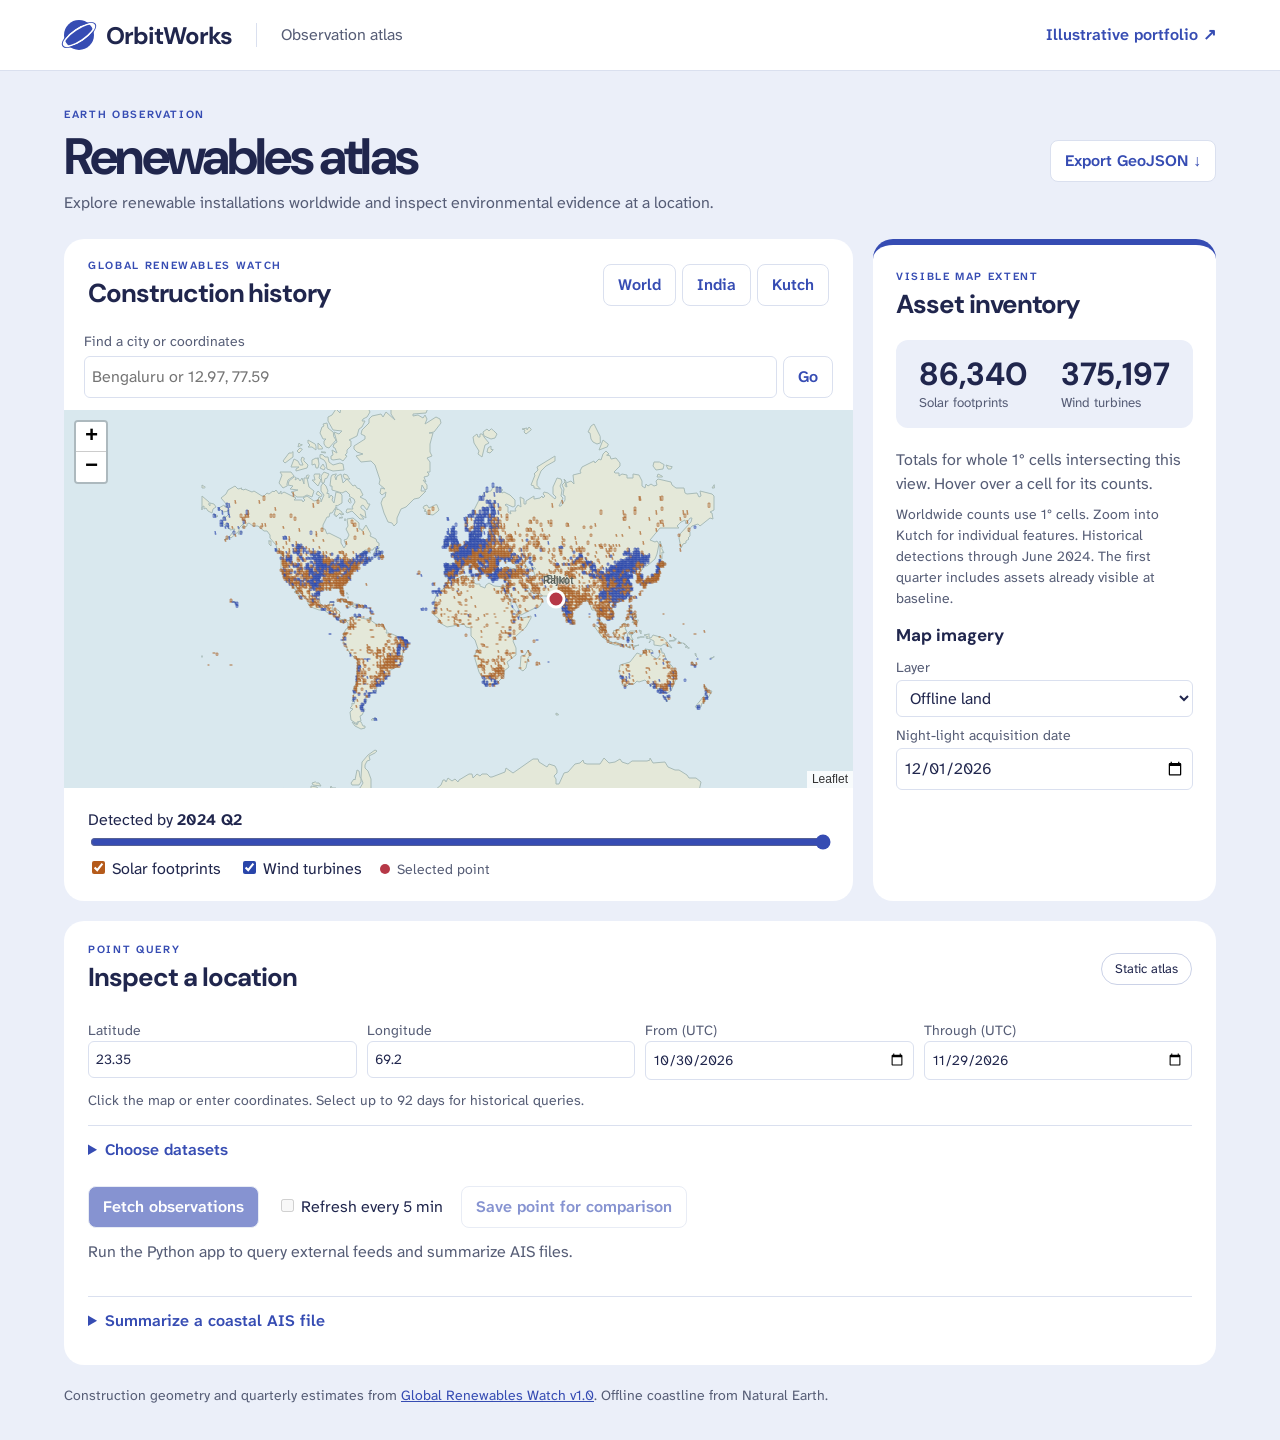
<file: docs/index.html>
<!doctype html>
<html lang="en" data-mode="preview">
  <head>
    <meta charset="utf-8" />
    <meta name="viewport" content="width=device-width,initial-scale=1" />
    <title>Observation atlas · OrbitWorks</title>
    <link rel="stylesheet" href="vendor/leaflet/leaflet.css" />
    <link rel="stylesheet" href="style.css" />
    <link rel="stylesheet" href="atlas.css" />
    <script src="vendor/leaflet/leaflet.js" defer></script>
    <script src="atlas.js" defer></script>
  </head>
  <body>
    <header>
      <div class="shell top">
        <a class="brand" href="./"><i aria-hidden="true"></i>OrbitWorks</a
        ><span class="workspace">Observation atlas</span
        ><a class="navlink" href="pilot.html">Illustrative portfolio ↗</a>
      </div>
    </header>
    <main class="shell">
      <div class="intro">
        <div>
          <p class="eyebrow">EARTH OBSERVATION</p>
          <h1>Renewables atlas</h1>
          <p>
            Explore renewable installations worldwide and inspect environmental
            evidence at a location.
          </p>
        </div>
        <button id="download" class="quiet" disabled>Export GeoJSON ↓</button>
      </div>
      <div class="atlasgrid">
        <section class="mapcard">
          <div class="maphead">
            <div>
              <p class="eyebrow">GLOBAL RENEWABLES WATCH</p>
              <h2>Construction history</h2>
            </div>
            <div class="viewbuttons" aria-label="Map views">
              <button class="quiet" id="world">World</button>
              <button class="quiet" id="india">India</button>
              <button class="quiet" id="reset">Kutch</button>
            </div>
          </div>
          <form id="place-search" class="place-search">
            <label for="place">Find a city or coordinates</label>
            <div>
              <input
                id="place"
                type="search"
                required
                placeholder="Bengaluru or 12.97, 77.59"
              /><button class="quiet">Go</button>
            </div>
            <p role="status" id="place-status"></p>
            <ul id="place-results"></ul>
          </form>
          <div id="atlasmap" aria-label="Observation map"></div>
          <div class="timeline">
            <label for="quarter">Detected by <b id="period">2024 Q2</b></label
            ><input
              id="quarter"
              type="range"
              min="0"
              max="26"
              value="26"
              aria-label="Construction detection quarter"
            />
            <div class="switches">
              <label
                ><input id="solar" type="checkbox" checked /> Solar
                footprints</label
              ><label
                ><input id="wind" type="checkbox" checked /> Wind
                turbines</label
              ><span class="selection-key">Selected point</span>
            </div>
          </div>
        </section>
        <section class="dossier">
          <p class="eyebrow">VISIBLE MAP EXTENT</p>
          <h2>Asset inventory</h2>
          <div class="counts">
            <div>
              <strong id="scount">—</strong><small>Solar footprints</small>
            </div>
            <div>
              <strong id="wcount">—</strong><small>Wind turbines</small>
            </div>
          </div>
          <p id="footprint"></p>
          <p class="caption">
            Worldwide counts use 1° cells. Zoom into Kutch for individual
            features. Historical detections through June 2024. The first quarter
            includes assets already visible at baseline.
          </p>
          <h3>Map imagery</h3>
          <label for="basemap">Layer</label
          ><select id="basemap">
            <option value="offline">Offline land</option>
            <option value="osm">OpenStreetMap</option>
            <option value="viirs">VIIRS night lights</option>
          </select>
          <label for="imageryDate">Night-light acquisition date</label
          ><input id="imageryDate" type="date" />
          <p id="mapstatus" class="caption" role="status"></p>
        </section>
      </div>
      <section class="panel">
        <div class="sectionhead">
          <div>
            <p class="eyebrow">POINT QUERY</p>
            <h2>Inspect a location</h2>
          </div>
          <span class="location" id="connection"></span>
        </div>
        <form id="query">
          <div class="inputs">
            <label
              >Latitude<input
                name="lat"
                type="number"
                min="-85"
                max="85"
                step="any"
                value="23.35"
                required
            /></label>
            <label
              >Longitude<input
                name="lon"
                type="number"
                min="-180"
                max="180"
                step="any"
                value="69.2"
                required
            /></label>
            <label>From (UTC)<input name="start" type="date" required /></label
            ><label
              >Through (UTC)<input name="end" type="date" required
            /></label>
          </div>
          <p class="caption">
            Click the map or enter coordinates. Select up to 92 days for
            historical queries.
          </p>
          <details>
            <summary>Choose datasets</summary>
            <div class="toolbar">
              <button type="button" class="quiet" id="allfeeds">
                Select all datasets</button
              ><button type="button" class="quiet" id="nofeeds">
                Clear selection
              </button>
            </div>
            <div class="sourcechoices" id="choices"></div>
          </details>
          <div class="toolbar">
            <button class="primary" id="run" disabled>Fetch observations</button
            ><label
              ><input type="checkbox" id="auto" /> Refresh every 5 min</label
            ><button type="button" class="quiet" id="savepoint" disabled>
              Save point for comparison
            </button>
          </div>
        </form>
        <p id="feedback" role="status"></p>
        <div id="reports"></div>
        <details id="import">
          <summary>Summarize a coastal AIS file</summary>
          <p>
            Send a UTF-8 CSV to this app’s backend. It counts distinct vessels
            within 25 km and the selected dates. Include MMSI, timestamp (UTC),
            latitude and longitude. Maximum 4 MiB.
          </p>
          <input id="aisfile" type="file" accept=".csv,text/csv" /><button
            id="analyze"
            class="quiet"
          >
            Analyze CSV
          </button>
        </details>
      </section>
      <section class="panel" id="comparison" hidden>
        <div class="sectionhead">
          <h2>Saved point comparison</h2>
          <button class="quiet" id="clear">Clear comparison</button>
        </div>
        <div class="toolbar">
          <label
            >Rank by
            <select id="rankmode">
              <option>Solar</option>
              <option>Wind</option>
            </select></label
          ><label
            >Grid-distance weight
            <input
              type="range"
              min="0"
              max="50"
              value="15"
              id="gridweight"
            /><output id="gridpct">15%</output></label
          >
        </div>
        <p class="caption">
          Scores compare complete points within the same date window. Water,
          wetland, mangrove, snow and built-up classes are excluded. The score
          uses relative resource, slope and grid distance plus a land-class
          proxy. A point score is a survey screen.
        </p>
        <div id="comparetable"></div>
      </section>
      <footer>
        Construction geometry and quarterly estimates from
        <a
          href="https://github.com/microsoft/global-renewables-watch/releases/tag/v1.0"
          >Global Renewables Watch v1.0</a
        >. Offline coastline from Natural Earth.
      </footer>
    </main>
  </body>
</html>
</file>
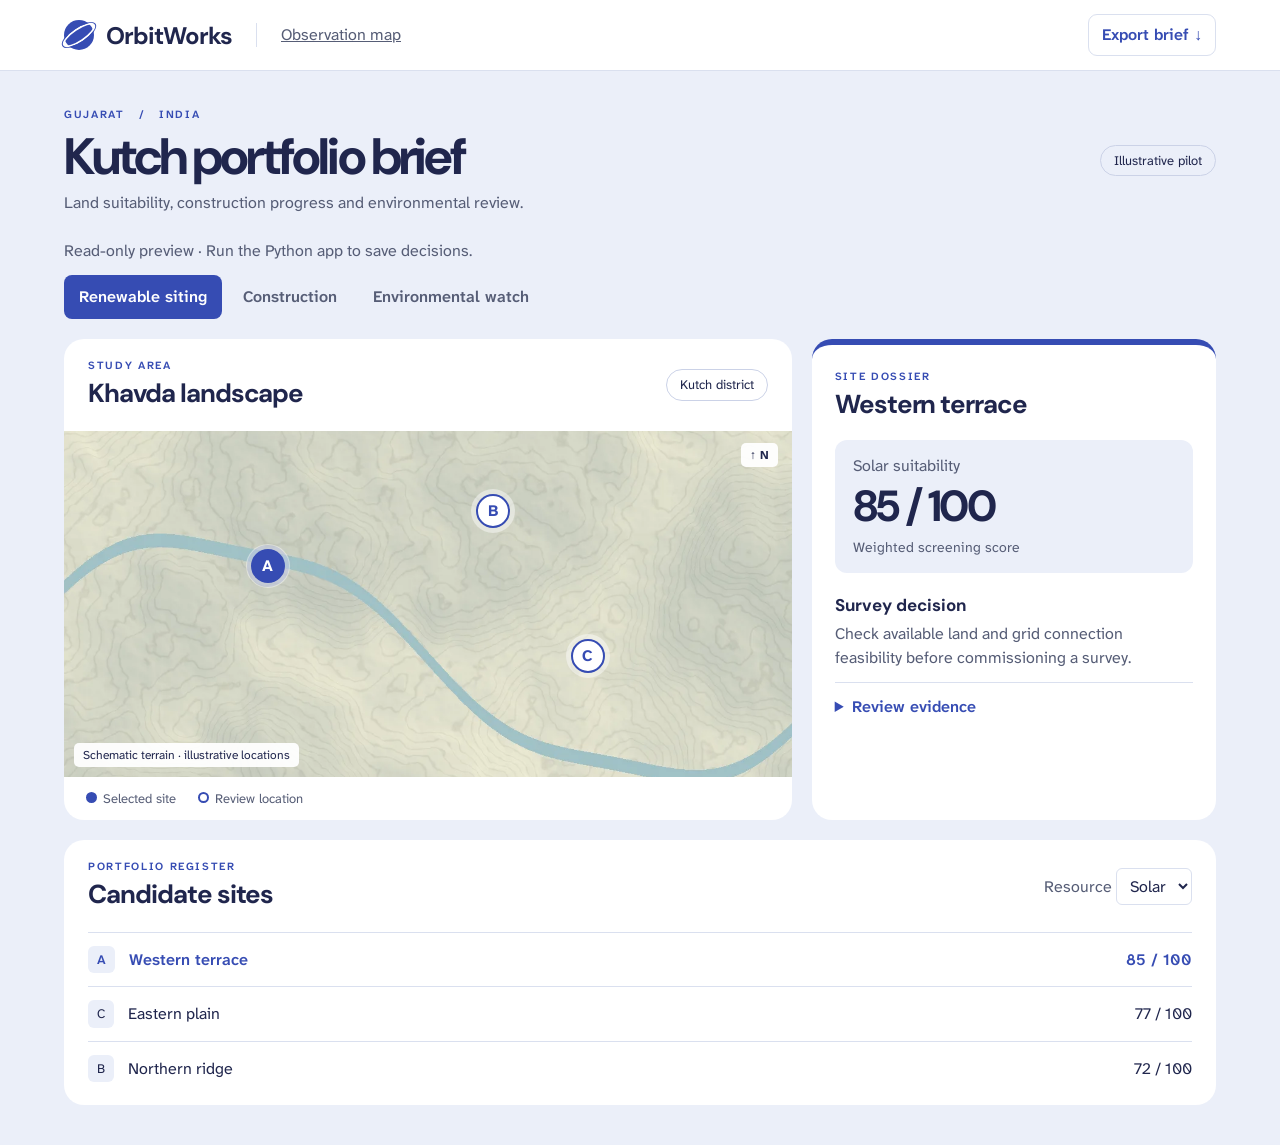
<file: docs/pilot.html>
<!doctype html>
<html lang="en" data-mode="preview"><head><meta charset="utf-8"><meta name="viewport" content="width=device-width,initial-scale=1"><meta name="theme-color" content="#20264d"><title>OrbitWorks · Kutch portfolio brief</title><link rel="stylesheet" href="style.css"><script defer src="app.js"></script></head><body>
<header><div class="shell top"><a class="brand" href="./"><i aria-hidden="true"></i>OrbitWorks</a><a class="workspace" href="./">Observation map</a><button id="export">Export brief ↓</button></div></header>
<main class="shell"><div class="intro"><div><p class="eyebrow">GUJARAT &nbsp; / &nbsp; INDIA</p><h1>Kutch portfolio brief</h1><p>Land suitability, construction progress and environmental review.</p></div><span class="demo">Illustrative pilot</span></div>
<p id="load-status" role="status">Loading portfolio…</p>
<nav aria-label="Portfolio views"><button data-tab="siting" aria-pressed="true">Renewable siting</button><button data-tab="build" aria-pressed="false">Construction</button><button data-tab="watch" aria-pressed="false">Environmental watch</button></nav>
<div class="grid"><section class="mapcard"><div class="maphead"><div><p class="eyebrow">STUDY AREA</p><h2>Khavda landscape</h2></div><span class="location">Kutch district</span></div>
<div class="map" aria-label="Illustrative landscape with selectable sites"><span class="north">↑ N</span><div id="pins"></div><span class="mapnote">Schematic terrain · illustrative locations</span></div><div class="legend"><span><b></b>Selected site</span><span><b></b>Review location</span></div></section>
<section class="dossier" aria-live="polite"><p id="kind" class="eyebrow"></p><h2 id="site"></h2><div class="metric"><p id="measure"></p><strong id="value"></strong><small id="detail"></small></div><h3 id="review"></h3><p id="finding"></p><details id="evidence"><summary>Review evidence</summary><p id="source"></p></details>
<div id="masks" hidden><h3>Classification footprint</h3><label>Scene <select id="scene-year"><option>2024</option><option selected>2025</option></select></label>
<img id="mask-image" src="assets/mask-2025.png" alt="Simulated classified footprint for March 2025">
<small>Blue · infrastructure &nbsp; Green · background &nbsp; Gray · unknown</small></div>
<div id="decisions" hidden><h3>Decision log</h3><form id="decision-form"><label>Decision <select id="decision"></select></label><button id="save" type="submit">Save</button></form>
<p id="decision-status" role="status"></p><ol id="history"></ol></div></section></div>
<section class="register"><div class="registerhead"><div><p class="eyebrow">PORTFOLIO REGISTER</p><h2 id="listtitle"></h2></div><label id="modewrap">Resource <select id="mode"><option>Solar</option><option>Wind</option></select></label></div><div id="rows"></div></section></main>
</body></html>
</file>
<file: docs/vendor/leaflet/leaflet.css>
/* required styles */

.leaflet-pane,
.leaflet-tile,
.leaflet-marker-icon,
.leaflet-marker-shadow,
.leaflet-tile-container,
.leaflet-pane > svg,
.leaflet-pane > canvas,
.leaflet-zoom-box,
.leaflet-image-layer,
.leaflet-layer {
	position: absolute;
	left: 0;
	top: 0;
	}
.leaflet-container {
	overflow: hidden;
	}
.leaflet-tile,
.leaflet-marker-icon,
.leaflet-marker-shadow {
	-webkit-user-select: none;
	   -moz-user-select: none;
	        user-select: none;
	  -webkit-user-drag: none;
	}
/* Prevents IE11 from highlighting tiles in blue */
.leaflet-tile::selection {
	background: transparent;
}
/* Safari renders non-retina tile on retina better with this, but Chrome is worse */
.leaflet-safari .leaflet-tile {
	image-rendering: -webkit-optimize-contrast;
	}
/* hack that prevents hw layers "stretching" when loading new tiles */
.leaflet-safari .leaflet-tile-container {
	width: 1600px;
	height: 1600px;
	-webkit-transform-origin: 0 0;
	}
.leaflet-marker-icon,
.leaflet-marker-shadow {
	display: block;
	}
/* .leaflet-container svg: reset svg max-width decleration shipped in Joomla! (joomla.org) 3.x */
/* .leaflet-container img: map is broken in FF if you have max-width: 100% on tiles */
.leaflet-container .leaflet-overlay-pane svg {
	max-width: none !important;
	max-height: none !important;
	}
.leaflet-container .leaflet-marker-pane img,
.leaflet-container .leaflet-shadow-pane img,
.leaflet-container .leaflet-tile-pane img,
.leaflet-container img.leaflet-image-layer,
.leaflet-container .leaflet-tile {
	max-width: none !important;
	max-height: none !important;
	width: auto;
	padding: 0;
	}

.leaflet-container img.leaflet-tile {
	/* See: https://bugs.chromium.org/p/chromium/issues/detail?id=600120 */
	mix-blend-mode: plus-lighter;
}

.leaflet-container.leaflet-touch-zoom {
	-ms-touch-action: pan-x pan-y;
	touch-action: pan-x pan-y;
	}
.leaflet-container.leaflet-touch-drag {
	-ms-touch-action: pinch-zoom;
	/* Fallback for FF which doesn't support pinch-zoom */
	touch-action: none;
	touch-action: pinch-zoom;
}
.leaflet-container.leaflet-touch-drag.leaflet-touch-zoom {
	-ms-touch-action: none;
	touch-action: none;
}
.leaflet-container {
	-webkit-tap-highlight-color: transparent;
}
.leaflet-container a {
	-webkit-tap-highlight-color: rgba(51, 181, 229, 0.4);
}
.leaflet-tile {
	filter: inherit;
	visibility: hidden;
	}
.leaflet-tile-loaded {
	visibility: inherit;
	}
.leaflet-zoom-box {
	width: 0;
	height: 0;
	-moz-box-sizing: border-box;
	     box-sizing: border-box;
	z-index: 800;
	}
/* workaround for https://bugzilla.mozilla.org/show_bug.cgi?id=888319 */
.leaflet-overlay-pane svg {
	-moz-user-select: none;
	}

.leaflet-pane         { z-index: 400; }

.leaflet-tile-pane    { z-index: 200; }
.leaflet-overlay-pane { z-index: 400; }
.leaflet-shadow-pane  { z-index: 500; }
.leaflet-marker-pane  { z-index: 600; }
.leaflet-tooltip-pane   { z-index: 650; }
.leaflet-popup-pane   { z-index: 700; }

.leaflet-map-pane canvas { z-index: 100; }
.leaflet-map-pane svg    { z-index: 200; }

.leaflet-vml-shape {
	width: 1px;
	height: 1px;
	}
.lvml {
	behavior: url(#default#VML);
	display: inline-block;
	position: absolute;
	}


/* control positioning */

.leaflet-control {
	position: relative;
	z-index: 800;
	pointer-events: visiblePainted; /* IE 9-10 doesn't have auto */
	pointer-events: auto;
	}
.leaflet-top,
.leaflet-bottom {
	position: absolute;
	z-index: 1000;
	pointer-events: none;
	}
.leaflet-top {
	top: 0;
	}
.leaflet-right {
	right: 0;
	}
.leaflet-bottom {
	bottom: 0;
	}
.leaflet-left {
	left: 0;
	}
.leaflet-control {
	float: left;
	clear: both;
	}
.leaflet-right .leaflet-control {
	float: right;
	}
.leaflet-top .leaflet-control {
	margin-top: 10px;
	}
.leaflet-bottom .leaflet-control {
	margin-bottom: 10px;
	}
.leaflet-left .leaflet-control {
	margin-left: 10px;
	}
.leaflet-right .leaflet-control {
	margin-right: 10px;
	}


/* zoom and fade animations */

.leaflet-fade-anim .leaflet-popup {
	opacity: 0;
	-webkit-transition: opacity 0.2s linear;
	   -moz-transition: opacity 0.2s linear;
	        transition: opacity 0.2s linear;
	}
.leaflet-fade-anim .leaflet-map-pane .leaflet-popup {
	opacity: 1;
	}
.leaflet-zoom-animated {
	-webkit-transform-origin: 0 0;
	    -ms-transform-origin: 0 0;
	        transform-origin: 0 0;
	}
svg.leaflet-zoom-animated {
	will-change: transform;
}

.leaflet-zoom-anim .leaflet-zoom-animated {
	-webkit-transition: -webkit-transform 0.25s cubic-bezier(0,0,0.25,1);
	   -moz-transition:    -moz-transform 0.25s cubic-bezier(0,0,0.25,1);
	        transition:         transform 0.25s cubic-bezier(0,0,0.25,1);
	}
.leaflet-zoom-anim .leaflet-tile,
.leaflet-pan-anim .leaflet-tile {
	-webkit-transition: none;
	   -moz-transition: none;
	        transition: none;
	}

.leaflet-zoom-anim .leaflet-zoom-hide {
	visibility: hidden;
	}


/* cursors */

.leaflet-interactive {
	cursor: pointer;
	}
.leaflet-grab {
	cursor: -webkit-grab;
	cursor:    -moz-grab;
	cursor:         grab;
	}
.leaflet-crosshair,
.leaflet-crosshair .leaflet-interactive {
	cursor: crosshair;
	}
.leaflet-popup-pane,
.leaflet-control {
	cursor: auto;
	}
.leaflet-dragging .leaflet-grab,
.leaflet-dragging .leaflet-grab .leaflet-interactive,
.leaflet-dragging .leaflet-marker-draggable {
	cursor: move;
	cursor: -webkit-grabbing;
	cursor:    -moz-grabbing;
	cursor:         grabbing;
	}

/* marker & overlays interactivity */
.leaflet-marker-icon,
.leaflet-marker-shadow,
.leaflet-image-layer,
.leaflet-pane > svg path,
.leaflet-tile-container {
	pointer-events: none;
	}

.leaflet-marker-icon.leaflet-interactive,
.leaflet-image-layer.leaflet-interactive,
.leaflet-pane > svg path.leaflet-interactive,
svg.leaflet-image-layer.leaflet-interactive path {
	pointer-events: visiblePainted; /* IE 9-10 doesn't have auto */
	pointer-events: auto;
	}

/* visual tweaks */

.leaflet-container {
	background: #ddd;
	outline-offset: 1px;
	}
.leaflet-container a {
	color: #0078A8;
	}
.leaflet-zoom-box {
	border: 2px dotted #38f;
	background: rgba(255,255,255,0.5);
	}


/* general typography */
.leaflet-container {
	font-family: "Helvetica Neue", Arial, Helvetica, sans-serif;
	font-size: 12px;
	font-size: 0.75rem;
	line-height: 1.5;
	}


/* general toolbar styles */

.leaflet-bar {
	box-shadow: 0 1px 5px rgba(0,0,0,0.65);
	border-radius: 4px;
	}
.leaflet-bar a {
	background-color: #fff;
	border-bottom: 1px solid #ccc;
	width: 26px;
	height: 26px;
	line-height: 26px;
	display: block;
	text-align: center;
	text-decoration: none;
	color: black;
	}
.leaflet-bar a,
.leaflet-control-layers-toggle {
	background-position: 50% 50%;
	background-repeat: no-repeat;
	display: block;
	}
.leaflet-bar a:hover,
.leaflet-bar a:focus {
	background-color: #f4f4f4;
	}
.leaflet-bar a:first-child {
	border-top-left-radius: 4px;
	border-top-right-radius: 4px;
	}
.leaflet-bar a:last-child {
	border-bottom-left-radius: 4px;
	border-bottom-right-radius: 4px;
	border-bottom: none;
	}
.leaflet-bar a.leaflet-disabled {
	cursor: default;
	background-color: #f4f4f4;
	color: #bbb;
	}

.leaflet-touch .leaflet-bar a {
	width: 30px;
	height: 30px;
	line-height: 30px;
	}
.leaflet-touch .leaflet-bar a:first-child {
	border-top-left-radius: 2px;
	border-top-right-radius: 2px;
	}
.leaflet-touch .leaflet-bar a:last-child {
	border-bottom-left-radius: 2px;
	border-bottom-right-radius: 2px;
	}

/* zoom control */

.leaflet-control-zoom-in,
.leaflet-control-zoom-out {
	font: bold 18px 'Lucida Console', Monaco, monospace;
	text-indent: 1px;
	}

.leaflet-touch .leaflet-control-zoom-in, .leaflet-touch .leaflet-control-zoom-out  {
	font-size: 22px;
	}


/* layers control */

.leaflet-control-layers {
	box-shadow: 0 1px 5px rgba(0,0,0,0.4);
	background: #fff;
	border-radius: 5px;
	}
.leaflet-control-layers-toggle {
	background-image: url(images/layers.png);
	width: 36px;
	height: 36px;
	}
.leaflet-retina .leaflet-control-layers-toggle {
	background-image: url(images/layers-2x.png);
	background-size: 26px 26px;
	}
.leaflet-touch .leaflet-control-layers-toggle {
	width: 44px;
	height: 44px;
	}
.leaflet-control-layers .leaflet-control-layers-list,
.leaflet-control-layers-expanded .leaflet-control-layers-toggle {
	display: none;
	}
.leaflet-control-layers-expanded .leaflet-control-layers-list {
	display: block;
	position: relative;
	}
.leaflet-control-layers-expanded {
	padding: 6px 10px 6px 6px;
	color: #333;
	background: #fff;
	}
.leaflet-control-layers-scrollbar {
	overflow-y: scroll;
	overflow-x: hidden;
	padding-right: 5px;
	}
.leaflet-control-layers-selector {
	margin-top: 2px;
	position: relative;
	top: 1px;
	}
.leaflet-control-layers label {
	display: block;
	font-size: 13px;
	font-size: 1.08333em;
	}
.leaflet-control-layers-separator {
	height: 0;
	border-top: 1px solid #ddd;
	margin: 5px -10px 5px -6px;
	}

/* Default icon URLs */
.leaflet-default-icon-path { /* used only in path-guessing heuristic, see L.Icon.Default */
	background-image: url(images/marker-icon.png);
	}


/* attribution and scale controls */

.leaflet-container .leaflet-control-attribution {
	background: #fff;
	background: rgba(255, 255, 255, 0.8);
	margin: 0;
	}
.leaflet-control-attribution,
.leaflet-control-scale-line {
	padding: 0 5px;
	color: #333;
	line-height: 1.4;
	}
.leaflet-control-attribution a {
	text-decoration: none;
	}
.leaflet-control-attribution a:hover,
.leaflet-control-attribution a:focus {
	text-decoration: underline;
	}
.leaflet-attribution-flag {
	display: inline !important;
	vertical-align: baseline !important;
	width: 1em;
	height: 0.6669em;
	}
.leaflet-left .leaflet-control-scale {
	margin-left: 5px;
	}
.leaflet-bottom .leaflet-control-scale {
	margin-bottom: 5px;
	}
.leaflet-control-scale-line {
	border: 2px solid #777;
	border-top: none;
	line-height: 1.1;
	padding: 2px 5px 1px;
	white-space: nowrap;
	-moz-box-sizing: border-box;
	     box-sizing: border-box;
	background: rgba(255, 255, 255, 0.8);
	text-shadow: 1px 1px #fff;
	}
.leaflet-control-scale-line:not(:first-child) {
	border-top: 2px solid #777;
	border-bottom: none;
	margin-top: -2px;
	}
.leaflet-control-scale-line:not(:first-child):not(:last-child) {
	border-bottom: 2px solid #777;
	}

.leaflet-touch .leaflet-control-attribution,
.leaflet-touch .leaflet-control-layers,
.leaflet-touch .leaflet-bar {
	box-shadow: none;
	}
.leaflet-touch .leaflet-control-layers,
.leaflet-touch .leaflet-bar {
	border: 2px solid rgba(0,0,0,0.2);
	background-clip: padding-box;
	}


/* popup */

.leaflet-popup {
	position: absolute;
	text-align: center;
	margin-bottom: 20px;
	}
.leaflet-popup-content-wrapper {
	padding: 1px;
	text-align: left;
	border-radius: 12px;
	}
.leaflet-popup-content {
	margin: 13px 24px 13px 20px;
	line-height: 1.3;
	font-size: 13px;
	font-size: 1.08333em;
	min-height: 1px;
	}
.leaflet-popup-content p {
	margin: 17px 0;
	margin: 1.3em 0;
	}
.leaflet-popup-tip-container {
	width: 40px;
	height: 20px;
	position: absolute;
	left: 50%;
	margin-top: -1px;
	margin-left: -20px;
	overflow: hidden;
	pointer-events: none;
	}
.leaflet-popup-tip {
	width: 17px;
	height: 17px;
	padding: 1px;

	margin: -10px auto 0;
	pointer-events: auto;

	-webkit-transform: rotate(45deg);
	   -moz-transform: rotate(45deg);
	    -ms-transform: rotate(45deg);
	        transform: rotate(45deg);
	}
.leaflet-popup-content-wrapper,
.leaflet-popup-tip {
	background: white;
	color: #333;
	box-shadow: 0 3px 14px rgba(0,0,0,0.4);
	}
.leaflet-container a.leaflet-popup-close-button {
	position: absolute;
	top: 0;
	right: 0;
	border: none;
	text-align: center;
	width: 24px;
	height: 24px;
	font: 16px/24px Tahoma, Verdana, sans-serif;
	color: #757575;
	text-decoration: none;
	background: transparent;
	}
.leaflet-container a.leaflet-popup-close-button:hover,
.leaflet-container a.leaflet-popup-close-button:focus {
	color: #585858;
	}
.leaflet-popup-scrolled {
	overflow: auto;
	}

.leaflet-oldie .leaflet-popup-content-wrapper {
	-ms-zoom: 1;
	}
.leaflet-oldie .leaflet-popup-tip {
	width: 24px;
	margin: 0 auto;

	-ms-filter: "progid:DXImageTransform.Microsoft.Matrix(M11=0.70710678, M12=0.70710678, M21=-0.70710678, M22=0.70710678)";
	filter: progid:DXImageTransform.Microsoft.Matrix(M11=0.70710678, M12=0.70710678, M21=-0.70710678, M22=0.70710678);
	}

.leaflet-oldie .leaflet-control-zoom,
.leaflet-oldie .leaflet-control-layers,
.leaflet-oldie .leaflet-popup-content-wrapper,
.leaflet-oldie .leaflet-popup-tip {
	border: 1px solid #999;
	}


/* div icon */

.leaflet-div-icon {
	background: #fff;
	border: 1px solid #666;
	}


/* Tooltip */
/* Base styles for the element that has a tooltip */
.leaflet-tooltip {
	position: absolute;
	padding: 6px;
	background-color: #fff;
	border: 1px solid #fff;
	border-radius: 3px;
	color: #222;
	white-space: nowrap;
	-webkit-user-select: none;
	-moz-user-select: none;
	-ms-user-select: none;
	user-select: none;
	pointer-events: none;
	box-shadow: 0 1px 3px rgba(0,0,0,0.4);
	}
.leaflet-tooltip.leaflet-interactive {
	cursor: pointer;
	pointer-events: auto;
	}
.leaflet-tooltip-top:before,
.leaflet-tooltip-bottom:before,
.leaflet-tooltip-left:before,
.leaflet-tooltip-right:before {
	position: absolute;
	pointer-events: none;
	border: 6px solid transparent;
	background: transparent;
	content: "";
	}

/* Directions */

.leaflet-tooltip-bottom {
	margin-top: 6px;
}
.leaflet-tooltip-top {
	margin-top: -6px;
}
.leaflet-tooltip-bottom:before,
.leaflet-tooltip-top:before {
	left: 50%;
	margin-left: -6px;
	}
.leaflet-tooltip-top:before {
	bottom: 0;
	margin-bottom: -12px;
	border-top-color: #fff;
	}
.leaflet-tooltip-bottom:before {
	top: 0;
	margin-top: -12px;
	margin-left: -6px;
	border-bottom-color: #fff;
	}
.leaflet-tooltip-left {
	margin-left: -6px;
}
.leaflet-tooltip-right {
	margin-left: 6px;
}
.leaflet-tooltip-left:before,
.leaflet-tooltip-right:before {
	top: 50%;
	margin-top: -6px;
	}
.leaflet-tooltip-left:before {
	right: 0;
	margin-right: -12px;
	border-left-color: #fff;
	}
.leaflet-tooltip-right:before {
	left: 0;
	margin-left: -12px;
	border-right-color: #fff;
	}

/* Printing */

@media print {
	/* Prevent printers from removing background-images of controls. */
	.leaflet-control {
		-webkit-print-color-adjust: exact;
		print-color-adjust: exact;
		}
	}
</file>
<file: docs/style.css>
@import url('https://fonts.googleapis.com/css2?family=Atkinson+Hyperlegible+Next:wght@400;600&family=DM+Sans:wght@500;600;700&display=swap');
:root{--ink:#20264d;--sub:#565d76;--bg:#ebeff9;--accent:#364cb3;--line:#dae0ef}*{box-sizing:border-box}body{margin:0;background:var(--bg);color:var(--ink);font:16px/1.5 'Atkinson Hyperlegible Next',Arial,sans-serif}button,select{font:inherit;cursor:pointer}button:focus-visible,summary:focus-visible,select:focus-visible,a:focus-visible{outline:3px solid #695ce4;outline-offset:3px}.shell{max-width:1380px;margin:auto;padding-inline:clamp(16px,5vw,84px)}header{background:white;border-bottom:1px solid var(--line)}.top,.brand,.intro,.maphead,.registerhead,.legend,.row,nav{display:flex;align-items:center}.top{height:70px;gap:24px}.brand{gap:12px;color:var(--ink);font:700 24px 'DM Sans',Arial,sans-serif;text-decoration:none;letter-spacing:-1px}.brand i{position:relative;width:30px;height:30px;background:var(--accent);border-radius:50%;display:block}.brand i:after{content:'';position:absolute;inset:8px -4px;border:2px solid white;outline:1px solid var(--accent);border-radius:50%;transform:rotate(-34deg)}.workspace{border-left:1px solid var(--line);padding-left:24px;color:var(--sub)}#export{margin-left:auto;background:white;border:1px solid var(--line);border-radius:9px;font-weight:600;padding:8px 13px;color:var(--accent)}.intro{padding:35px 0 24px;justify-content:space-between;gap:16px}p,h1,h2,h3{margin:0}p,small{color:var(--sub)}.eyebrow{font-size:11px;letter-spacing:.15em;font-weight:600;color:var(--accent)}h1,h2,h3,strong{font-family:'DM Sans',Arial,sans-serif}h1{font-size:clamp(32px,4vw,55px);letter-spacing:-.055em;line-height:1.15;margin:5px 0}.demo,.location{font-size:13px;border:1px solid #cbd2e7;border-radius:24px;padding:5px 13px;white-space:nowrap}nav{gap:6px;margin-bottom:20px;flex-wrap:wrap}nav button{border:0;color:var(--sub);background:transparent;padding:10px 15px;font-weight:600;border-radius:8px}nav button[aria-pressed=true]{background:var(--accent);color:white}.grid{display:grid;grid-template-columns:1.8fr 1fr;gap:20px}.mapcard,.dossier,.register{background:white;border-radius:20px;overflow:hidden}.maphead,.registerhead{justify-content:space-between;gap:8px;padding:18px 24px}h2{font-size:26px;letter-spacing:-.04em;line-height:1.2;margin:4px 0}.map{height:clamp(260px,27vw,370px);position:relative;background:#e0dfcb url(assets/pilot-terrain.webp) center/cover}.north,.mapnote,.pin{position:absolute}.north,.mapnote{background:#fffffff0;border-radius:5px;padding:3px 9px;font-size:12px}.north{top:12px;right:14px;font-weight:bold}.mapnote{bottom:10px;left:10px}.pin{transform:translate(-50%,-50%);border-radius:50%;width:34px;height:34px;background:white;color:var(--accent);border:2px solid var(--accent);font-weight:700;box-shadow:0 0 0 5px #ffffff70}.pin[aria-pressed=true]{background:var(--accent);color:white;outline:4px solid #364cb329}.legend{padding:12px 22px;gap:22px;color:var(--sub);font-size:13px}.legend b{display:inline-block;width:11px;height:11px;border:2px solid var(--accent);border-radius:50%;margin-right:6px}.legend span:first-child b{background:var(--accent)}.dossier{border-top:6px solid var(--accent);padding:23px}.metric{margin:20px 0;padding:14px 18px;border-radius:12px;background:var(--bg)}.metric strong{font-size:clamp(32px,3.4vw,48px);display:block;letter-spacing:-.055em;line-height:1.3}.metric small{font-size:14px}.dossier h3{font-size:17px;margin-bottom:4px}summary{cursor:pointer;color:var(--accent);font-weight:600;padding:12px 0}details{margin-top:12px;border-top:1px solid var(--line)}.register{margin:20px 0 40px;padding-bottom:10px}.registerhead label{color:var(--sub)}select{padding:6px 9px;border-radius:6px;color:var(--ink);border:1px solid var(--line);background:white}.row{width:calc(100% - 48px);margin:0 24px;padding:13px 0;gap:14px;text-align:left;border:0;border-top:1px solid var(--line);background:white;color:var(--ink)}.row[aria-pressed=true]{color:var(--accent);font-weight:600}.code{border-radius:6px;background:var(--bg);padding:4px 9px;font-size:13px}.result{margin-left:auto;text-align:right}button:hover,summary:hover{filter:brightness(.93)}@media(max-width:780px){.grid{grid-template-columns:1fr}.workspace{display:none}.intro{align-items:flex-start;flex-direction:column}.demo{font-size:12px}.maphead,.registerhead{padding:16px}.row{width:calc(100% - 32px);margin:0 16px}.map{height:280px}nav button{font-size:14px;padding:9px}.top{height:58px}.registerhead{flex-wrap:wrap}}
#load-status:empty{display:none}
#load-status{margin-bottom:12px}
#masks,#decisions{border-top:1px solid var(--line);padding-top:14px;margin-top:10px}
#mask-image{display:block;width:100%;height:145px;object-fit:contain;background:var(--bg);margin:10px 0;image-rendering:pixelated;border-radius:8px}
#decision-form{display:flex;align-items:end;flex-wrap:wrap;gap:8px;margin-top:8px}
#decision-form label{font-size:14px}
#decision{display:block;max-width:100%}
#save{background:var(--accent);border:0;color:#fff;border-radius:6px;padding:8px 16px}
button:disabled{cursor:default;opacity:.6}
#decision-status,#history{font-size:14px;margin:8px 0}
#history{padding-left:20px;max-height:12rem;overflow:auto}
</file>
<file: docs/atlas.css>
.navlink {
  margin-left: auto;
  color: var(--accent);
  font-weight: 600;
  text-decoration: none;
}
.atlasgrid {
  display: grid;
  grid-template-columns: minmax(0, 2.3fr) minmax(250px, 1fr);
  gap: 20px;
}
#atlasmap {
  height: clamp(330px, 42vh, 570px);
  background: #d9e8ee;
  z-index: 0;
}
.timeline,
.panel {
  padding: 20px 24px;
}
.timeline input[type="range"] {
  width: 100%;
  accent-color: var(--accent);
}
.switches,
.toolbar,
.sectionhead,
.counts {
  display: flex;
  align-items: center;
  gap: 18px;
  flex-wrap: wrap;
}
.sectionhead {
  justify-content: space-between;
  margin-bottom: 15px;
}
.panel {
  background: white;
  border-radius: 20px;
  margin-top: 20px;
}
.quiet,
.primary {
  border: 1px solid var(--line);
  border-radius: 8px;
  background: white;
  color: var(--accent);
  padding: 8px 14px;
  font-weight: 600;
}
.primary {
  background: var(--accent);
  color: white;
}
.counts {
  margin: 20px 0;
  background: var(--bg);
  padding: 15px;
  border-radius: 12px;
  justify-content: space-around;
}
.counts strong,
.counts small,
.dossier label,
.inputs label input {
  display: block;
}
.counts strong {
  font-size: 2rem;
  line-height: 1.2;
}
.caption,
footer {
  font-size: 14px;
  color: var(--sub);
  margin: 8px 0 14px;
}
.dossier select,
.dossier input {
  width: 100%;
}
.dossier label,
.inputs label {
  font-size: 14px;
  color: var(--sub);
  margin: 8px 0 2px;
}
input:not([type="range"]):not([type="checkbox"]) {
  font: inherit;
  padding: 7px;
  border: 1px solid var(--line);
  border-radius: 6px;
  color: var(--ink);
  max-width: 100%;
}
.inputs,
.sourcechoices {
  display: grid;
  gap: 10px;
  grid-template-columns: repeat(auto-fit, minmax(140px, 1fr));
}
.inputs input {
  width: 100%;
}
.sourcechoices {
  grid-template-columns: repeat(auto-fit, minmax(200px, 1fr));
  padding-bottom: 14px;
}
.toolbar {
  margin: 12px 0;
}
#reports {
  display: grid;
  grid-template-columns: repeat(auto-fit, minmax(min(100%, 295px), 1fr));
  gap: 12px;
  margin: 16px 0;
}
.report {
  border: 1px solid var(--line);
  border-radius: 12px;
  padding: 16px;
  min-width: 0;
  overflow-wrap: anywhere;
}
.report h3 {
  margin: 4px 0 8px;
}
.report details {
  max-height: 310px;
  overflow: auto;
}
.report li {
  margin: 5px 0;
}
.report p,
.report li {
  font-size: 14px;
}
.report a,
footer a {
  color: var(--accent);
}
#feedback {
  min-height: 1.5em;
}
.status {
  font-size: 12px;
  font-weight: 600;
  color: var(--accent);
}
.itemrows {
  padding-left: 20px;
}
.itemrows a {
  margin-right: 8px;
}
#comparetable {
  overflow: auto;
}
table {
  width: 100%;
  border-collapse: collapse;
  text-align: left;
}
td,
th {
  padding: 8px;
  border-bottom: 1px solid var(--line);
  white-space: nowrap;
}
footer {
  padding-bottom: 20px;
  margin-top: 20px;
}
@media (max-width: 800px) {
  .atlasgrid {
    grid-template-columns: 1fr;
  }
  .panel {
    padding: 16px;
  }
  .intro .quiet {
    align-self: flex-start;
  }
  #atlasmap {
    height: 330px;
  }
}

.place-name.leaflet-tooltip {
  background: transparent;
  border: 0;
  box-shadow: none;
  font-weight: 600;
  font-size: 10px;
  color: #4e5851;
  text-shadow: 0 1px 2px white;
}
.place-name.leaflet-tooltip:before {
  display: none;
}

#solar {
  accent-color: #b55b1b;
}
#wind {
  accent-color: #2945aa;
}
.selection-key {
  font-size: 14px;
  color: var(--sub);
}
.selection-key:before {
  content: "";
  display: inline-block;
  width: 10px;
  height: 10px;
  border-radius: 50%;
  background: #b63847;
  margin-right: 7px;
}

.viewbuttons,
.place-search div {
  display: flex;
  gap: 6px;
  flex-wrap: wrap;
}
.maphead {
  flex-wrap: wrap;
}
.place-search {
  padding: 0 20px 12px;
}
.place-search label {
  display: block;
  font-size: 14px;
  color: var(--sub);
  margin-bottom: 4px;
}
.place-search input {
  flex: 1;
  min-width: 100px;
}
.place-search ul {
  padding-left: 0;
  list-style: none;
  margin: 0;
}
.place-search li {
  margin-top: 4px;
}
#place-status {
  font-size: 14px;
}
</file>
